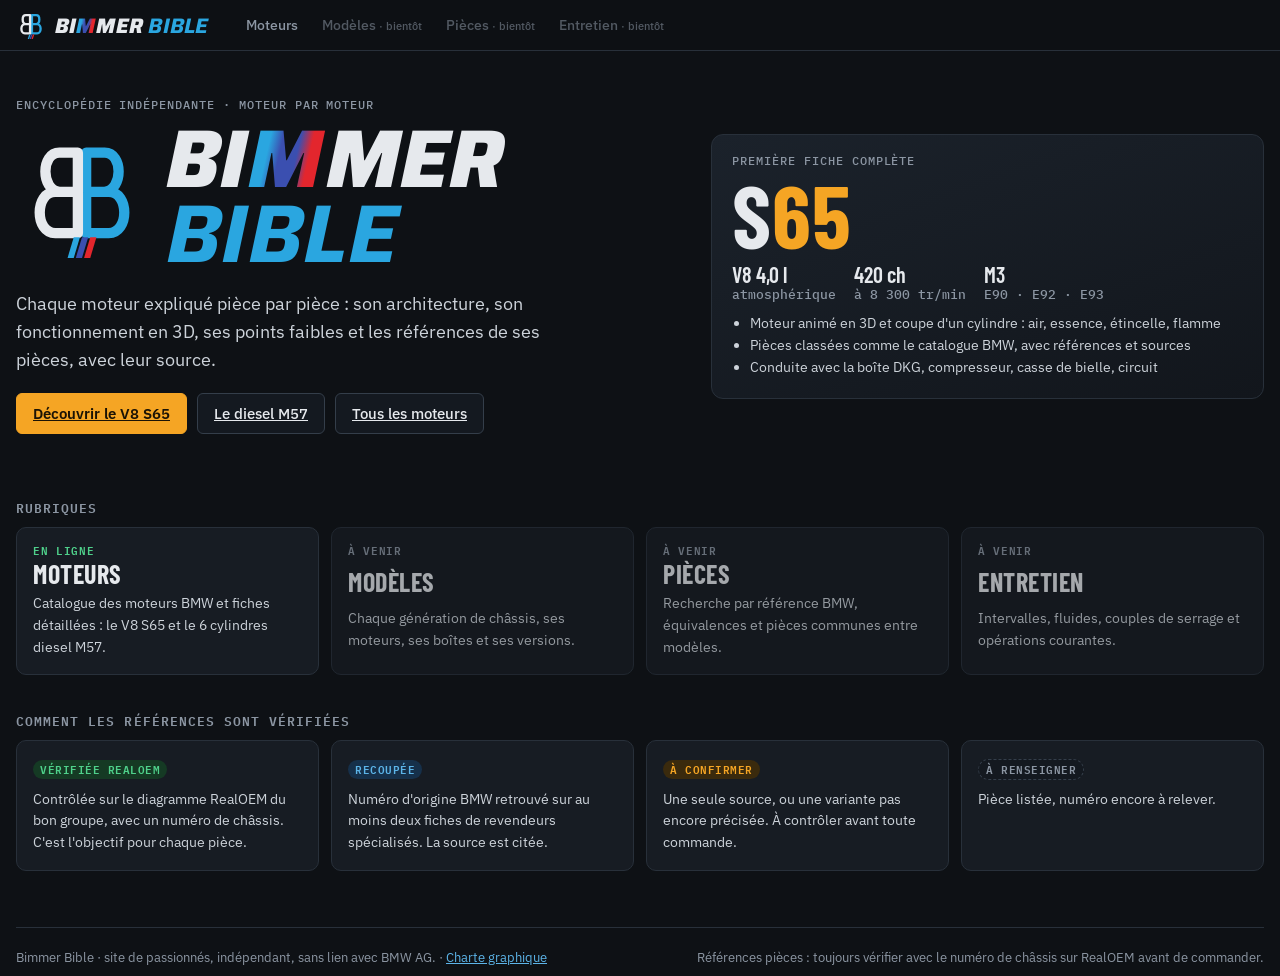
<file: bible-bmw/index.html>
<!doctype html>
<html lang="fr">
<head>
<meta charset="utf-8">
<meta name="viewport" content="width=device-width, initial-scale=1, viewport-fit=cover">
<title>Bimmer Bible</title>
<meta name="description" content="Moteurs, fonctionnement, pièces et références : l'encyclopédie des BMW, moteur par moteur.">
<link rel="preconnect" href="https://fonts.googleapis.com">
<link rel="preconnect" href="https://fonts.gstatic.com" crossorigin>
<link rel="stylesheet" href="https://fonts.googleapis.com/css2?family=Barlow+Condensed:wght@500;600;700&family=IBM+Plex+Mono:wght@400;500&family=IBM+Plex+Sans:wght@400;500;600&family=Saira:ital,wght@1,800&display=swap">
<link rel="icon" href="assets/logo/favicon.svg" type="image/svg+xml">
<link rel="stylesheet" href="assets/site.css">
<style>
.hero{display:grid;grid-template-columns:minmax(0,1.2fr) minmax(0,1fr);gap:32px;align-items:center;padding-block:48px 28px}
.hero h1{font:italic 800 clamp(42px,6.4vw,86px)/.92 var(--f-brand);text-transform:uppercase;letter-spacing:.005em;margin:10px 0 18px;text-wrap:balance}
.hero h1 b{color:var(--m-light)}
.brand-h1{display:flex;align-items:center;gap:18px}
.brand-h1 svg{width:clamp(84px,11vw,132px);height:auto;flex:none;color:var(--fg)}
.hero p{font-size:18px;line-height:1.55;color:#cdd3da;max-width:52ch;margin:0 0 20px}
.hero-cta{display:flex;flex-wrap:wrap;gap:10px}
.btn.lg{font-size:15px;padding:12px 16px}
.hero-card{display:grid;gap:10px;text-decoration:none;color:inherit;background:linear-gradient(160deg,#1b222b,#12161c);border:1px solid var(--line);border-radius:12px;padding:20px;transition:border-color .2s}
.hero-card:hover{border-color:var(--amber)}
.hero-card .code{font:700 88px/.85 var(--f-display);letter-spacing:.01em}
.hero-card .code span{color:var(--amber)}
.hero-card .meta{display:flex;flex-wrap:wrap;gap:6px 18px;font:500 13px var(--f-mono);color:var(--muted)}
.hero-card .meta b{display:block;font:600 22px/1.1 var(--f-display);color:var(--fg)}
.hero-card ul{margin:0;padding-left:18px;color:#cdd3da;font-size:14px}
.rubriques{display:grid;grid-template-columns:repeat(auto-fit,minmax(230px,1fr));gap:12px;margin-top:8px}
.rub{display:grid;gap:6px;text-decoration:none;color:inherit}
.rub h2{margin:0;font:700 26px/1 var(--f-display);text-transform:uppercase;letter-spacing:.02em}
.rub p{margin:0;font-size:14px;color:#cdd3da}
.rub .state{font:600 11px/1 var(--f-mono);letter-spacing:.06em;text-transform:uppercase}
a.rub:hover{border-color:var(--amber)}
.rub.soon{opacity:.7}
.sec-title{font:600 13px/1 var(--f-mono);letter-spacing:.08em;text-transform:uppercase;color:var(--muted);margin:40px 0 12px}
.method{display:grid;grid-template-columns:repeat(auto-fit,minmax(220px,1fr));gap:12px}
.method .card p{font-size:14px;color:#cdd3da;margin:8px 0 0}
@media (max-width: 860px){ .hero{grid-template-columns:minmax(0,1fr);padding-block:28px 12px} }
</style>
</head>
<body>
<header class="site-head"><div class="in">
  <a class="logo" href="index.html" aria-label="Bimmer Bible, accueil"><svg viewBox="0 0 128 128" aria-hidden="true" aria-label="Bimmer Bible : deux B dos à dos formant un livre ouvert, trois rubans marque-page">
  <g fill="none" stroke-width="10" stroke-linejoin="round" stroke-linecap="round">
    <path stroke="#2aa6e0" d="M68 22 V100 M68 22 H86 C104 22 104 58 86 60 H68 M68 60 H90 C110 60 110 100 90 100 H68"/>
    <path stroke="currentColor" d="M60 22 V100 M60 22 H42 C24 22 24 58 42 60 H60 M60 60 H38 C18 60 18 100 38 100 H60"/>
  </g>
  <path d="M56 104 h6 l-6 20 h-6 z" fill="#2aa6e0"/>
  <path d="M64 104 h6 l-6 20 h-6 z" fill="#3b4fb0"/>
  <path d="M72 104 h6 l-6 20 h-6 z" fill="#e3262d"/>
</svg><span>Bi<span class="m-grad">m</span>mer <b>Bible</b></span></a>
  <nav class="nav" aria-label="Rubriques">
    <a href="moteurs/index.html">Moteurs</a>
    <span>Modèles</span><span>Pièces</span><span>Entretien</span>
  </nav>
</div></header>

<main class="wrap">
  <section class="hero">
    <div>
      <div class="eyebrow">Encyclopédie indépendante · moteur par moteur</div>
      <h1 class="brand-h1 brand"><svg viewBox="0 0 128 128" aria-hidden="true" aria-label="Bimmer Bible : deux B dos à dos formant un livre ouvert, trois rubans marque-page">
  <g fill="none" stroke-width="10" stroke-linejoin="round" stroke-linecap="round">
    <path stroke="#2aa6e0" d="M68 22 V100 M68 22 H86 C104 22 104 58 86 60 H68 M68 60 H90 C110 60 110 100 90 100 H68"/>
    <path stroke="currentColor" d="M60 22 V100 M60 22 H42 C24 22 24 58 42 60 H60 M60 60 H38 C18 60 18 100 38 100 H60"/>
  </g>
  <path d="M56 104 h6 l-6 20 h-6 z" fill="#2aa6e0"/>
  <path d="M64 104 h6 l-6 20 h-6 z" fill="#3b4fb0"/>
  <path d="M72 104 h6 l-6 20 h-6 z" fill="#e3262d"/>
</svg><span>Bi<span class="m-grad">m</span>mer <b>Bible</b></span></h1>
      <p>Chaque moteur expliqué pièce par pièce : son architecture, son fonctionnement en 3D, ses points faibles et les références de ses pièces, avec leur source.</p>
      <div class="hero-cta">
        <a class="btn solid lg" href="moteurs/s65/index.html">Découvrir le V8 S65</a>
        <a class="btn lg" href="moteurs/m57/index.html">Le diesel M57</a>
        <a class="btn lg" href="moteurs/index.html">Tous les moteurs</a>
      </div>
    </div>
    <a class="hero-card" href="moteurs/s65/index.html">
      <span class="eyebrow">Première fiche complète</span>
      <span class="code">S<span>65</span></span>
      <span class="meta"><span><b>V8 4,0 l</b>atmosphérique</span><span><b>420 ch</b>à 8 300 tr/min</span><span><b>M3</b>E90 · E92 · E93</span></span>
      <ul>
        <li>Moteur animé en 3D et coupe d'un cylindre : air, essence, étincelle, flamme</li>
        <li>Pièces classées comme le catalogue BMW, avec références et sources</li>
        <li>Conduite avec la boîte DKG, compresseur, casse de bielle, circuit</li>
      </ul>
    </a>
  </section>

  <div class="sec-title">Rubriques</div>
  <div class="rubriques">
    <a class="rub card" href="moteurs/index.html"><span class="state" style="color:var(--ok)">En ligne</span><h2>Moteurs</h2><p>Catalogue des moteurs BMW et fiches détaillées : le V8 S65 et le 6 cylindres diesel M57.</p></a>
    <div class="rub card soon"><span class="state" style="color:var(--muted)">À venir</span><h2>Modèles</h2><p>Chaque génération de châssis, ses moteurs, ses boîtes et ses versions.</p></div>
    <div class="rub card soon"><span class="state" style="color:var(--muted)">À venir</span><h2>Pièces</h2><p>Recherche par référence BMW, équivalences et pièces communes entre modèles.</p></div>
    <div class="rub card soon"><span class="state" style="color:var(--muted)">À venir</span><h2>Entretien</h2><p>Intervalles, fluides, couples de serrage et opérations courantes.</p></div>
  </div>

  <div class="sec-title">Comment les références sont vérifiées</div>
  <div class="method">
    <div class="card"><span class="chip-st st-verifiee">Vérifiée RealOEM</span><p>Contrôlée sur le diagramme RealOEM du bon groupe, avec un numéro de châssis. C'est l'objectif pour chaque pièce.</p></div>
    <div class="card"><span class="chip-st st-recoupee">Recoupée</span><p>Numéro d'origine BMW retrouvé sur au moins deux fiches de revendeurs spécialisés. La source est citée.</p></div>
    <div class="card"><span class="chip-st st-a-confirmer">À confirmer</span><p>Une seule source, ou une variante pas encore précisée. À contrôler avant toute commande.</p></div>
    <div class="card"><span class="chip-st st-a-renseigner">À renseigner</span><p>Pièce listée, numéro encore à relever.</p></div>
  </div>
</main>

<footer class="site-foot"><div class="in">
  <span>Bimmer Bible · site de passionnés, indépendant, sans lien avec BMW AG. · <a href="identite.html">Charte graphique</a></span>
  <span>Références pièces : toujours vérifier avec le numéro de châssis sur RealOEM avant de commander.</span>
</div></footer>
</body>
</html>
</file>
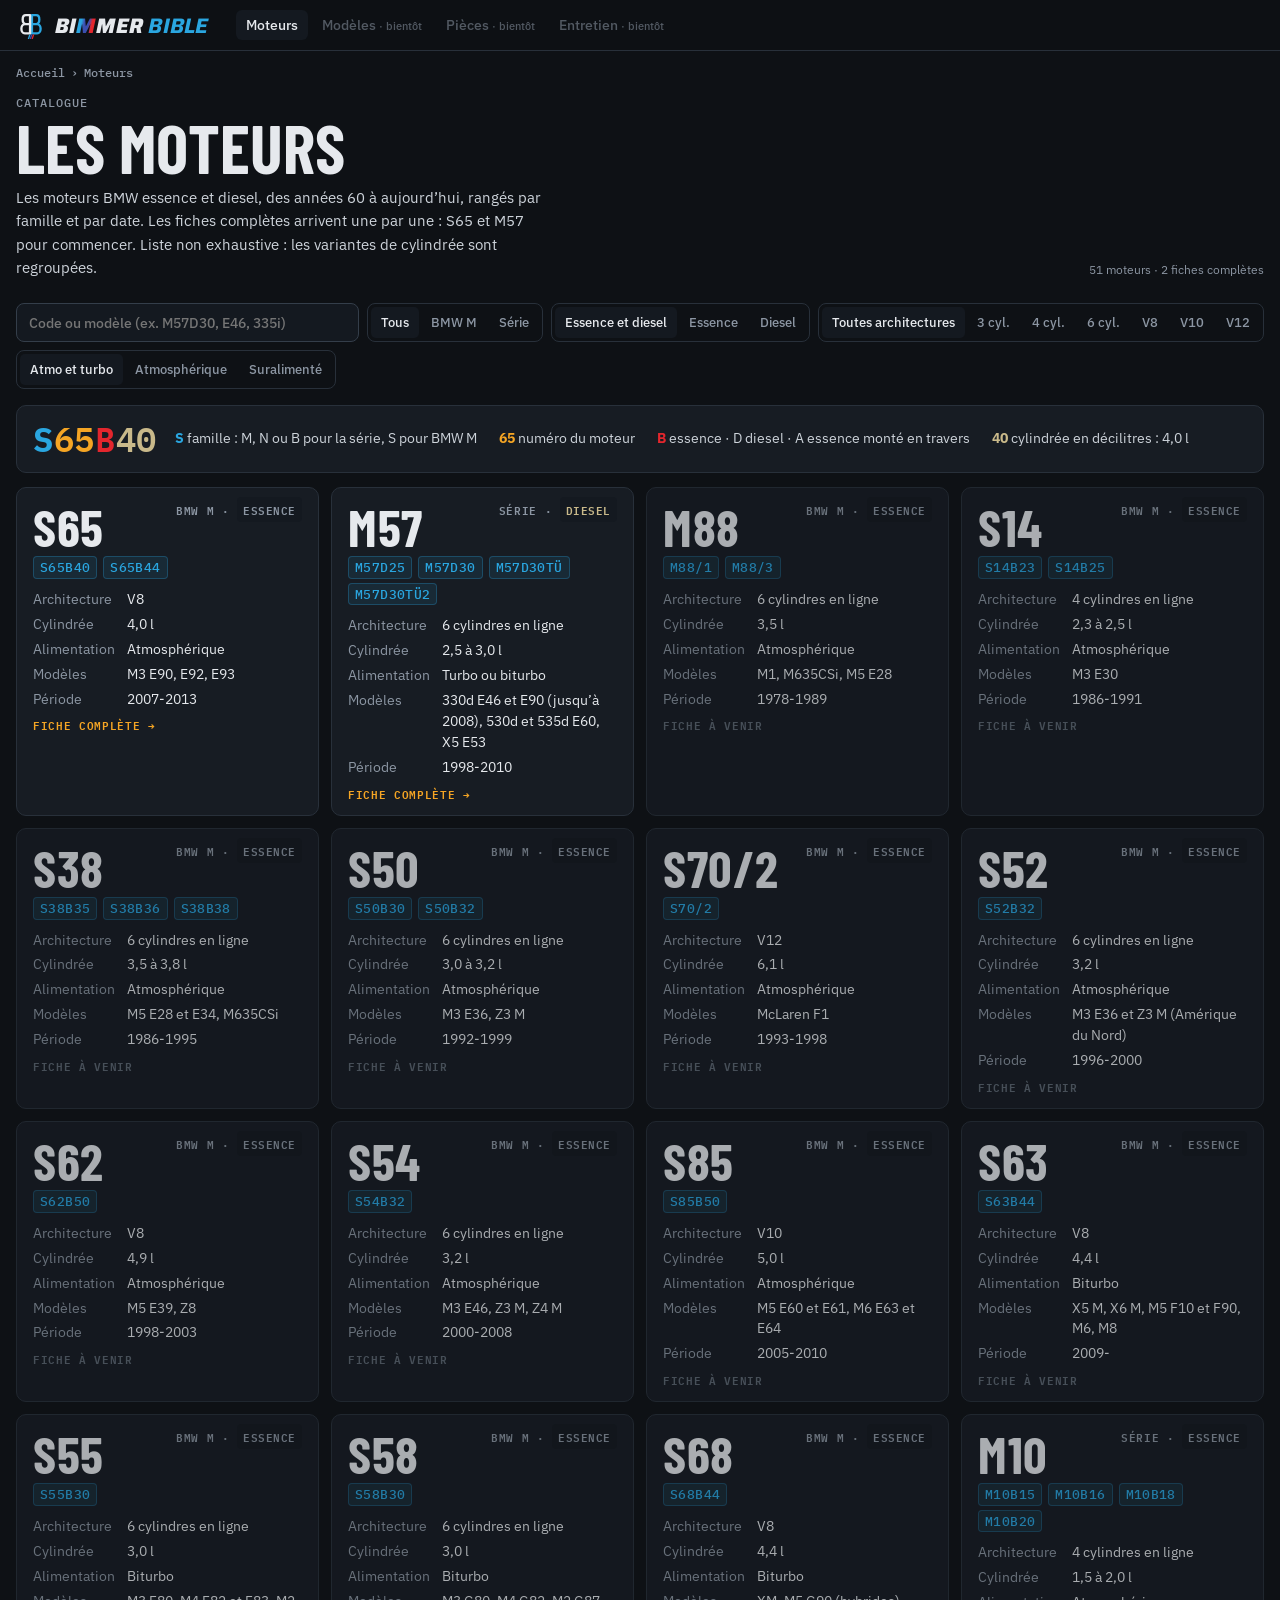
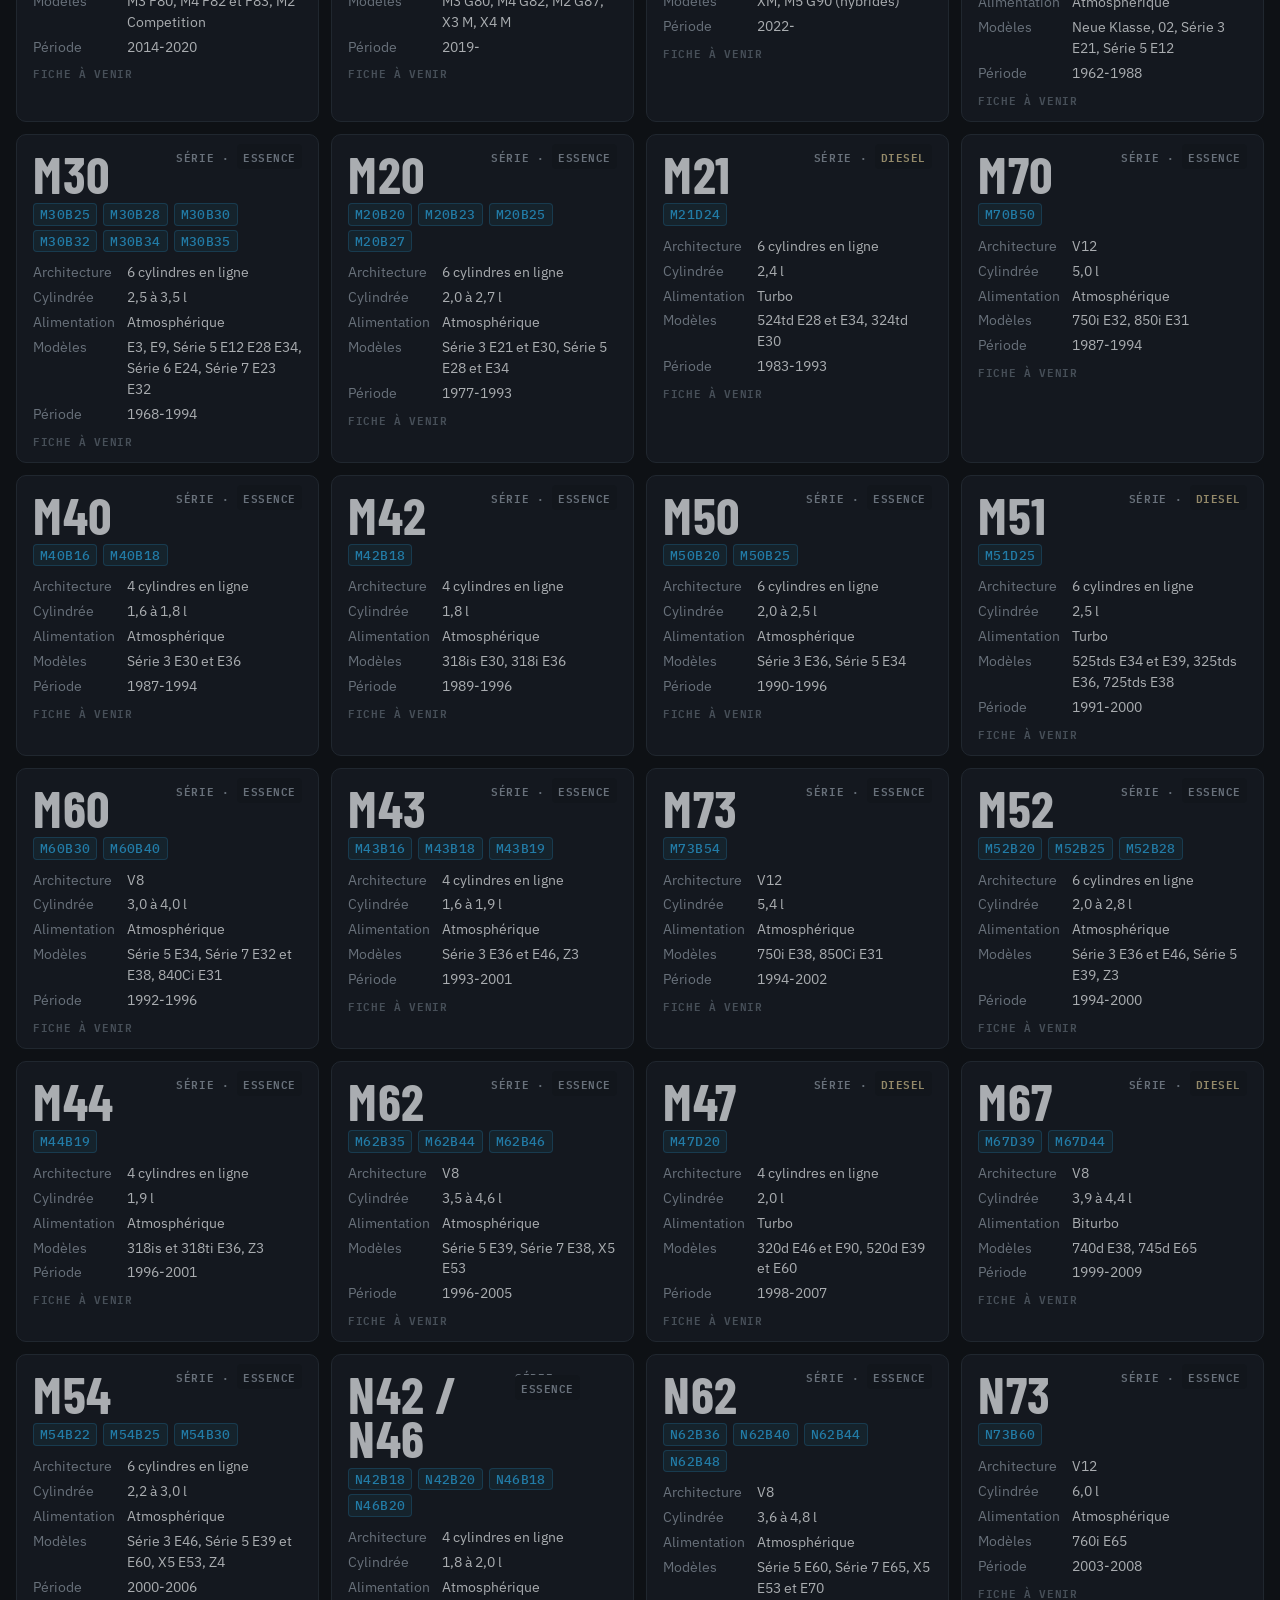
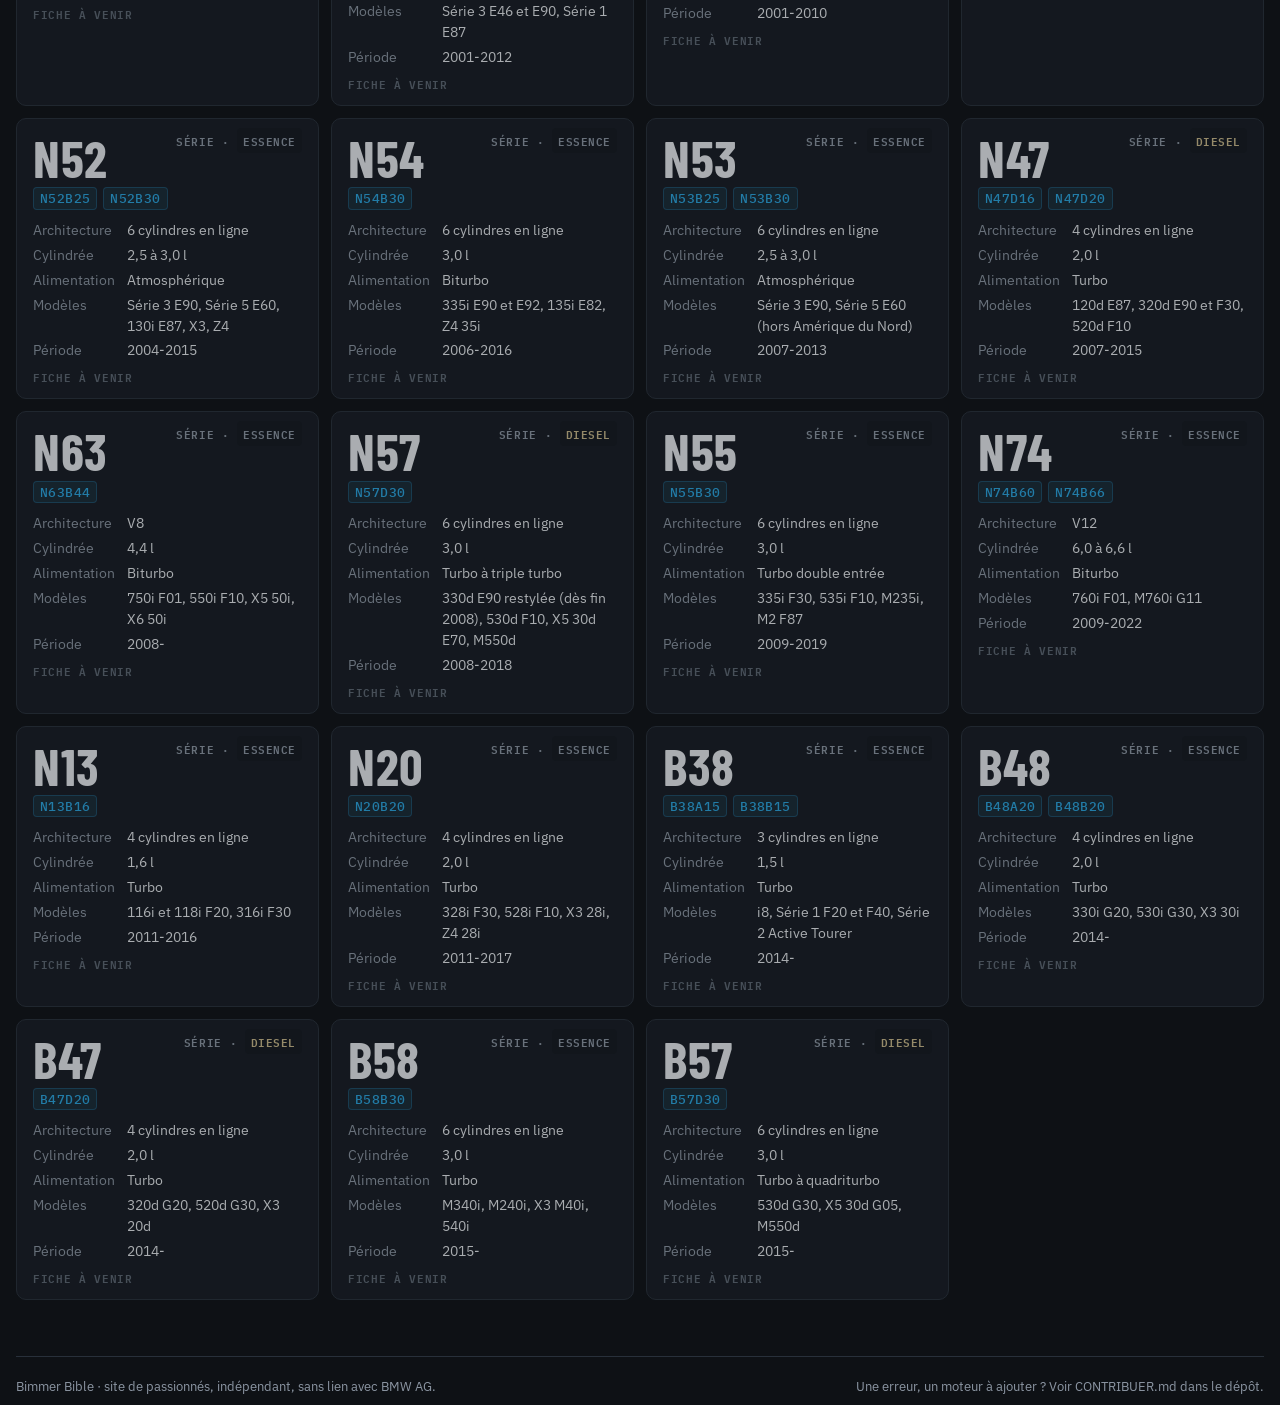
<file: bible-bmw/moteurs/index.html>
<!doctype html>
<html lang="fr">
<head>
<meta charset="utf-8">
<meta name="viewport" content="width=device-width, initial-scale=1, viewport-fit=cover">
<title>Moteurs · Bimmer Bible</title>
<meta name="description" content="Catalogue des moteurs BMW : M, série, atmosphériques et turbo.">
<link rel="preconnect" href="https://fonts.googleapis.com">
<link rel="preconnect" href="https://fonts.gstatic.com" crossorigin>
<link rel="stylesheet" href="https://fonts.googleapis.com/css2?family=Barlow+Condensed:wght@500;600;700&family=IBM+Plex+Mono:wght@400;500&family=IBM+Plex+Sans:wght@400;500;600&family=Saira:ital,wght@1,800&display=swap">
<link rel="icon" href="../assets/logo/favicon.svg" type="image/svg+xml">
<link rel="stylesheet" href="../assets/site.css">
<style>
.cat-head{display:flex;flex-wrap:wrap;justify-content:space-between;align-items:flex-end;gap:12px 24px;padding-block:18px 8px}
.cat-head h1{font:700 clamp(40px,6vw,68px)/.9 var(--f-display);text-transform:uppercase;margin:8px 0 0}
.cat-head p{margin:8px 0 0;color:#cdd3da;max-width:60ch}
.filters{display:flex;flex-wrap:wrap;gap:8px;margin:16px 0}
.filters .seg{display:flex;gap:2px;background:var(--bg);border:1px solid var(--line);border-radius:8px;padding:3px}
.fbtn{appearance:none;border:0;background:none;color:var(--muted);font:500 13px var(--f-body);padding:7px 10px;border-radius:5px;cursor:pointer}
.fbtn[aria-pressed="true"]{background:var(--bg-2);color:var(--fg)}
.fbtn:focus-visible{outline:2px solid var(--air)}
.qsearch{flex:1 1 240px;min-width:0;background:var(--bg-2);color:var(--fg);border:1px solid var(--line-2);border-radius:8px;font:500 14px var(--f-body);padding:9px 12px}
.eng .fuel{font:600 10.5px/1 var(--f-mono);letter-spacing:.05em;text-transform:uppercase;padding:3px 6px;border-radius:4px;background:var(--bg-2);color:var(--muted)}
.eng .fuel.d{color:#c9b98a}
.grid{display:grid;grid-template-columns:repeat(auto-fill,minmax(260px,1fr));gap:12px}
.eng{display:grid;gap:10px;align-content:start;text-decoration:none;color:inherit}
a.eng:hover{border-color:var(--amber)}
.eng .top{display:flex;justify-content:space-between;align-items:flex-start;gap:8px}
.eng .code{font:700 52px/.85 var(--f-display);letter-spacing:.01em}
.eng .full{display:flex;flex-wrap:wrap;gap:4px 6px;margin-top:-2px}
.eng .full span{font:500 12.5px/1 var(--f-mono);letter-spacing:.03em;color:var(--m-light);background:rgba(42,166,224,.1);border:1px solid rgba(42,166,224,.28);border-radius:4px;padding:4px 6px}
.howto{display:grid;grid-template-columns:auto minmax(0,1fr);gap:14px 18px;align-items:center;margin:4px 0 14px}
.howto .ex{font:600 34px/1 var(--f-mono);letter-spacing:.02em;white-space:nowrap}
.howto .ex b{color:var(--m-light)} .howto .ex i{font-style:normal;color:var(--amber)} .howto .ex u{text-decoration:none;color:var(--m-red)} .howto .ex em{font-style:normal;color:#c9b98a}
.howto ul{margin:0;padding:0;list-style:none;display:flex;flex-wrap:wrap;gap:6px 22px;font-size:14px;color:#cdd3da}
.howto li b{color:var(--fg)}
@media (max-width: 640px){ .howto{grid-template-columns:minmax(0,1fr)} }
.eng.m .code{color:var(--fg)}
.eng .fam{font:600 11px/1 var(--f-mono);letter-spacing:.06em;text-transform:uppercase;color:var(--muted)}
.eng dl{display:grid;grid-template-columns:auto 1fr;gap:4px 12px;margin:0;font-size:13.5px}
.eng dt{color:var(--muted)} .eng dd{margin:0}
.eng .state{font:600 11px/1 var(--f-mono);letter-spacing:.06em;text-transform:uppercase}
.eng .state.on{color:var(--amber)} .eng .state.off{color:var(--dim)}
.eng.soon{opacity:.72}
</style>
</head>
<body>
<header class="site-head"><div class="in">
  <a class="logo" href="../index.html" aria-label="Bimmer Bible, accueil"><svg viewBox="0 0 128 128" aria-hidden="true" aria-label="Bimmer Bible : deux B dos à dos formant un livre ouvert, trois rubans marque-page">
  <g fill="none" stroke-width="10" stroke-linejoin="round" stroke-linecap="round">
    <path stroke="#2aa6e0" d="M68 22 V100 M68 22 H86 C104 22 104 58 86 60 H68 M68 60 H90 C110 60 110 100 90 100 H68"/>
    <path stroke="currentColor" d="M60 22 V100 M60 22 H42 C24 22 24 58 42 60 H60 M60 60 H38 C18 60 18 100 38 100 H60"/>
  </g>
  <path d="M56 104 h6 l-6 20 h-6 z" fill="#2aa6e0"/>
  <path d="M64 104 h6 l-6 20 h-6 z" fill="#3b4fb0"/>
  <path d="M72 104 h6 l-6 20 h-6 z" fill="#e3262d"/>
</svg><span>Bi<span class="m-grad">m</span>mer <b>Bible</b></span></a>
  <nav class="nav" aria-label="Rubriques">
    <a href="index.html" aria-current="page">Moteurs</a>
    <span>Modèles</span><span>Pièces</span><span>Entretien</span>
  </nav>
</div></header>

<main class="wrap">
  <nav class="crumbs" aria-label="Fil d'Ariane"><a href="../index.html">Accueil</a><span>›</span><span>Moteurs</span></nav>
  <div class="cat-head">
    <div>
      <div class="eyebrow">Catalogue</div>
      <h1>Les moteurs</h1>
      <p>Les moteurs BMW essence et diesel, des années 60 à aujourd’hui, rangés par famille et par date. Les fiches complètes arrivent une par une : S65 et M57 pour commencer. Liste non exhaustive : les variantes de cylindrée sont regroupées.</p>
    </div>
    <div class="hint" id="count"></div>
  </div>
  <div class="filters" role="group" aria-label="Filtres">
    <input type="search" id="q" class="qsearch" placeholder="Code ou modèle (ex. M57D30, E46, 335i)" aria-label="Chercher un moteur par code ou par modèle">
    <div class="seg" data-f="famille">
      <button class="fbtn" data-v="" aria-pressed="true">Tous</button><button class="fbtn" data-v="M" aria-pressed="false">BMW M</button><button class="fbtn" data-v="Série" aria-pressed="false">Série</button>
    </div>
    <div class="seg" data-f="carburant">
      <button class="fbtn" data-v="" aria-pressed="true">Essence et diesel</button><button class="fbtn" data-v="Essence" aria-pressed="false">Essence</button><button class="fbtn" data-v="Diesel" aria-pressed="false">Diesel</button>
    </div>
    <div class="seg" data-f="archi">
      <button class="fbtn" data-v="" aria-pressed="true">Toutes architectures</button><button class="fbtn" data-v="3" aria-pressed="false">3 cyl.</button><button class="fbtn" data-v="4" aria-pressed="false">4 cyl.</button><button class="fbtn" data-v="6" aria-pressed="false">6 cyl.</button><button class="fbtn" data-v="8" aria-pressed="false">V8</button><button class="fbtn" data-v="10" aria-pressed="false">V10</button><button class="fbtn" data-v="12" aria-pressed="false">V12</button>
    </div>
    <div class="seg" data-f="aspi">
      <button class="fbtn" data-v="" aria-pressed="true">Atmo et turbo</button><button class="fbtn" data-v="atmo" aria-pressed="false">Atmosphérique</button><button class="fbtn" data-v="turbo" aria-pressed="false">Suralimenté</button>
    </div>
  </div>
  <div class="howto card" aria-label="Lire un code moteur">
    <div class="ex" aria-hidden="true"><b>S</b><i>65</i><u>B</u><em>40</em></div>
    <ul>
      <li><b style="color:var(--m-light)">S</b> famille : M, N ou B pour la série, S pour BMW M</li>
      <li><b style="color:var(--amber)">65</b> numéro du moteur</li>
      <li><b style="color:var(--m-red)">B</b> essence · D diesel · A essence monté en travers</li>
      <li><b style="color:#c9b98a">40</b> cylindrée en décilitres : 4,0 l</li>
    </ul>
  </div>
  <div class="grid" id="grid"></div>
</main>

<footer class="site-foot"><div class="in">
  <span>Bimmer Bible · site de passionnés, indépendant, sans lien avec BMW AG.</span>
  <span>Une erreur, un moteur à ajouter ? Voir CONTRIBUER.md dans le dépôt.</span>
</div></footer>

<script src="../data/moteurs.js"></script>
<script>
(() => {
  const M = (window.BIBLE && window.BIBLE.moteurs) || [];
  const f = { famille: '', carburant: '', archi: '', aspi: '' };
  const esc = t => String(t).replace(/[&<>"]/g, c => ({ '&': '&amp;', '<': '&lt;', '>': '&gt;', '"': '&quot;' }[c]));
  function render(){
    const q = document.getElementById('q').value.trim().toLowerCase();
    const list = M.filter(m => (!f.famille || m.famille === f.famille) && (!f.carburant || m.carburant === f.carburant) && (!f.archi || String(m.cyl) === f.archi)
      && (!f.aspi || (f.aspi === 'atmo' ? m.aspiration === 'Atmosphérique' : m.aspiration !== 'Atmosphérique'))
      && (!q || (m.code + ' ' + (m.codes || []).join(' ') + ' ' + m.modeles).toLowerCase().includes(q)));
    list.sort((a, b) => (b.fiche ? 1 : 0) - (a.fiche ? 1 : 0) || (a.famille === b.famille ? 0 : a.famille === 'M' ? -1 : 1) || a.debut - b.debut);
    document.getElementById('grid').innerHTML = list.map(m => {
      const inner = `<div class="top"><span class="code">${esc(m.code)}</span><span class="fam">${m.famille === 'M' ? 'BMW M' : 'Série'} · <span class="fuel ${m.carburant === 'Diesel' ? 'd' : ''}">${esc(m.carburant)}</span></span></div>
        <div class="full" aria-label="Codes moteur complets">${(m.codes || []).map(c => `<span>${esc(c)}</span>`).join('')}</div>
        <dl><dt>Architecture</dt><dd>${esc(m.archi)}</dd><dt>Cylindrée</dt><dd>${esc(m.cylindree)}</dd><dt>Alimentation</dt><dd>${esc(m.aspiration)}</dd>
        <dt>Modèles</dt><dd>${esc(m.modeles)}</dd><dt>Période</dt><dd>${esc(m.periode)}</dd></dl>
        <span class="state ${m.fiche ? 'on' : 'off'}">${m.fiche ? 'Fiche complète →' : 'Fiche à venir'}</span>`;
      return m.fiche ? `<a class="eng card ${m.famille === 'M' ? 'm' : ''}" href="${m.fiche}">${inner}</a>` : `<div class="eng card soon">${inner}</div>`;
    }).join('') || '<p class="hint">Aucun moteur ne correspond à ces filtres.</p>';
    const nFiche = M.filter(m => m.fiche).length;
    document.getElementById('count').textContent = `${list.length} moteur${list.length > 1 ? 's' : ''} · ${nFiche} fiche${nFiche > 1 ? 's' : ''} complète${nFiche > 1 ? 's' : ''}`;
  }
  document.querySelectorAll('.seg').forEach(seg => seg.addEventListener('click', e => {
    const b = e.target.closest('.fbtn'); if (!b) return;
    seg.querySelectorAll('.fbtn').forEach(x => x.setAttribute('aria-pressed', String(x === b)));
    f[seg.dataset.f] = b.dataset.v; render();
  }));
  document.getElementById('q').addEventListener('input', render);
  render();
})();
</script>
</body>
</html>
</file>
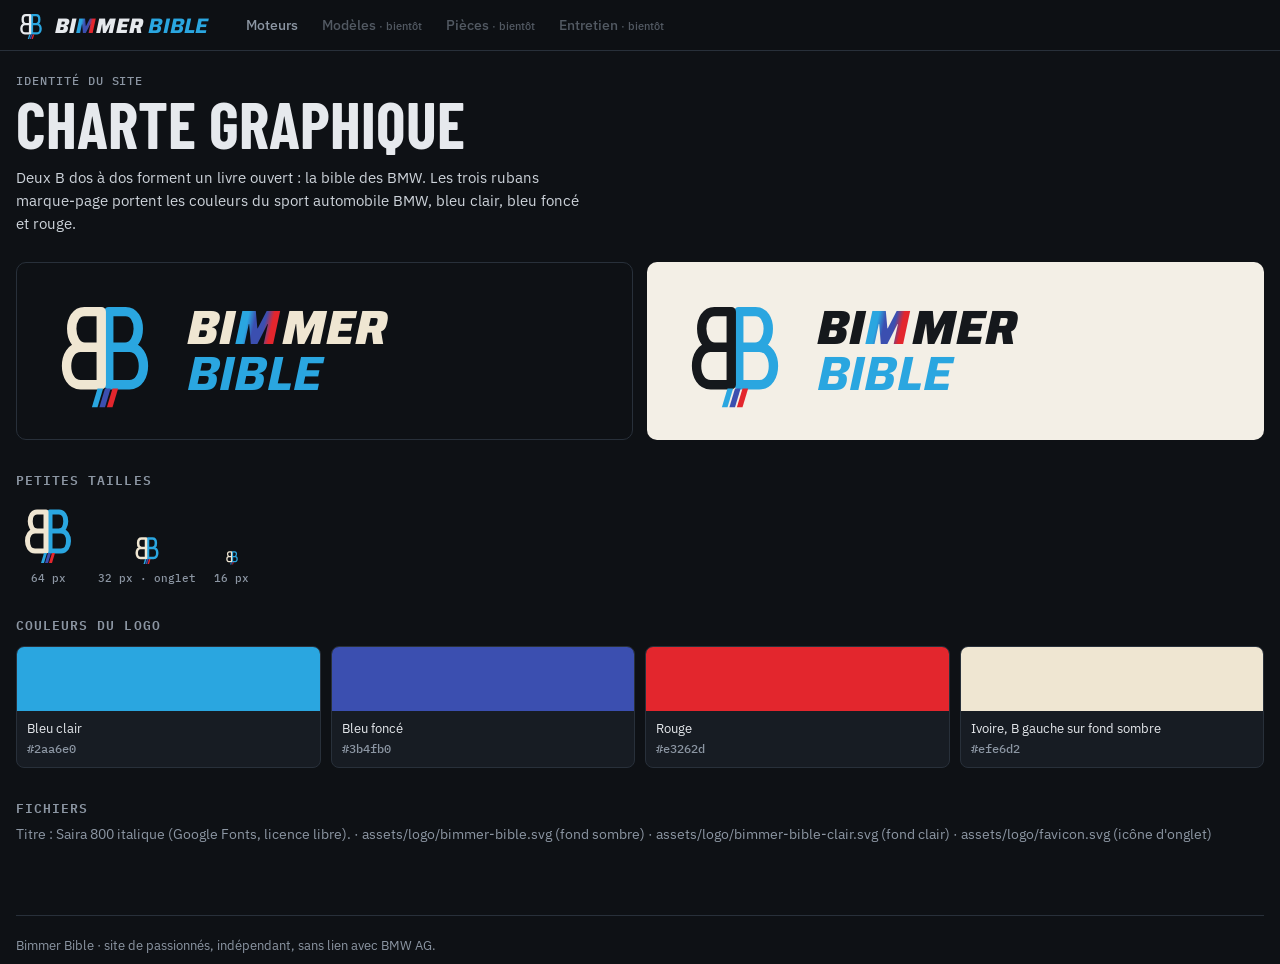
<file: bible-bmw/identite.html>
<!doctype html>
<html lang="fr">
<head>
<meta charset="utf-8">
<meta name="viewport" content="width=device-width, initial-scale=1, viewport-fit=cover">
<title>Charte graphique · Bimmer Bible</title>
<link rel="preconnect" href="https://fonts.googleapis.com">
<link rel="preconnect" href="https://fonts.gstatic.com" crossorigin>
<link rel="stylesheet" href="https://fonts.googleapis.com/css2?family=Barlow+Condensed:wght@500;600;700&family=IBM+Plex+Mono:wght@400;500&family=IBM+Plex+Sans:wght@400;500;600&family=Saira:ital,wght@1,800&display=swap">
<link rel="icon" href="assets/logo/favicon.svg" type="image/svg+xml">
<link rel="stylesheet" href="assets/site.css">
<style>
.ch-head{padding-block:24px 8px}
.ch-head h1{font:700 clamp(38px,6vw,64px)/.92 var(--f-display);text-transform:uppercase;margin:8px 0 12px}
.ch-head p{color:#cdd3da;max-width:64ch;margin:0}
.boards{display:grid;grid-template-columns:repeat(auto-fit,minmax(320px,1fr));gap:14px;margin-top:18px}
.board{border-radius:10px;display:flex;align-items:center;gap:22px;padding:28px}
.board.dark{background:var(--bg);color:#efe6d2;border:1px solid var(--line)}
.board.light{background:#f3efe6;color:#15181c}
.board svg{width:120px;height:120px;flex:none}
.word{font:italic 800 48px/.95 var(--f-brand);letter-spacing:.005em;text-transform:uppercase}
.word b{color:var(--m-light)}
.sizes{display:flex;flex-wrap:wrap;gap:18px;align-items:flex-end;margin-top:14px}
.sizes figure{margin:0;display:grid;justify-items:center;gap:6px;font:500 11px var(--f-mono);color:var(--muted)}
.sizes svg{color:#efe6d2}
.swatches{display:grid;grid-template-columns:repeat(auto-fit,minmax(150px,1fr));gap:10px;margin-top:14px}
.sw{border:1px solid var(--line);border-radius:8px;overflow:hidden;background:var(--panel)}
.sw i{display:block;height:64px}
.sw div{padding:8px 10px;font-size:13px}
.sw code{font:500 12px var(--f-mono);color:var(--muted)}
.sec{font:600 13px/1 var(--f-mono);letter-spacing:.08em;text-transform:uppercase;color:var(--muted);margin:34px 0 0}
</style>
</head>
<body>
<header class="site-head"><div class="in">
  <a class="logo" href="index.html" aria-label="Bimmer Bible, accueil"><svg viewBox="0 0 128 128" aria-hidden="true" aria-label="Bimmer Bible : deux B dos à dos formant un livre ouvert, trois rubans marque-page">
  <g fill="none" stroke-width="10" stroke-linejoin="round" stroke-linecap="round">
    <path stroke="#2aa6e0" d="M68 22 V100 M68 22 H86 C104 22 104 58 86 60 H68 M68 60 H90 C110 60 110 100 90 100 H68"/>
    <path stroke="currentColor" d="M60 22 V100 M60 22 H42 C24 22 24 58 42 60 H60 M60 60 H38 C18 60 18 100 38 100 H60"/>
  </g>
  <path d="M56 104 h6 l-6 20 h-6 z" fill="#2aa6e0"/>
  <path d="M64 104 h6 l-6 20 h-6 z" fill="#3b4fb0"/>
  <path d="M72 104 h6 l-6 20 h-6 z" fill="#e3262d"/>
</svg><span>Bi<span class="m-grad">m</span>mer <b>Bible</b></span></a>
  <nav class="nav" aria-label="Rubriques"><a href="moteurs/index.html">Moteurs</a><span>Modèles</span><span>Pièces</span><span>Entretien</span></nav>
</div></header>
<main class="wrap">
  <div class="ch-head">
    <div class="eyebrow">Identité du site</div>
    <h1>Charte graphique</h1>
    <p>Deux B dos à dos forment un livre ouvert : la bible des BMW. Les trois rubans marque‑page portent les couleurs du sport automobile BMW, bleu clair, bleu foncé et rouge.</p>
  </div>
  <div class="boards">
    <div class="board dark"><svg viewBox="0 0 128 128" role="img" aria-label="Bimmer Bible : deux B dos à dos formant un livre ouvert, trois rubans marque-page">
  <g fill="none" stroke-width="10" stroke-linejoin="round" stroke-linecap="round">
    <path stroke="#2aa6e0" d="M68 22 V100 M68 22 H86 C104 22 104 58 86 60 H68 M68 60 H90 C110 60 110 100 90 100 H68"/>
    <path stroke="currentColor" d="M60 22 V100 M60 22 H42 C24 22 24 58 42 60 H60 M60 60 H38 C18 60 18 100 38 100 H60"/>
  </g>
  <path d="M56 104 h6 l-6 20 h-6 z" fill="#2aa6e0"/>
  <path d="M64 104 h6 l-6 20 h-6 z" fill="#3b4fb0"/>
  <path d="M72 104 h6 l-6 20 h-6 z" fill="#e3262d"/>
</svg><span class="word">Bi<span class="m-grad">m</span>mer<br><b>Bible</b></span></div>
    <div class="board light"><svg viewBox="0 0 128 128" role="img" aria-label="Bimmer Bible : deux B dos à dos formant un livre ouvert, trois rubans marque-page">
  <g fill="none" stroke-width="10" stroke-linejoin="round" stroke-linecap="round">
    <path stroke="#2aa6e0" d="M68 22 V100 M68 22 H86 C104 22 104 58 86 60 H68 M68 60 H90 C110 60 110 100 90 100 H68"/>
    <path stroke="currentColor" d="M60 22 V100 M60 22 H42 C24 22 24 58 42 60 H60 M60 60 H38 C18 60 18 100 38 100 H60"/>
  </g>
  <path d="M56 104 h6 l-6 20 h-6 z" fill="#2aa6e0"/>
  <path d="M64 104 h6 l-6 20 h-6 z" fill="#3b4fb0"/>
  <path d="M72 104 h6 l-6 20 h-6 z" fill="#e3262d"/>
</svg><span class="word">Bi<span class="m-grad">m</span>mer<br><b>Bible</b></span></div>
  </div>
  <div class="sec">Petites tailles</div>
  <div class="sizes"><figure><svg viewBox="0 0 128 128" width="64" height="64" role="img" aria-label="Bimmer Bible : deux B dos à dos formant un livre ouvert, trois rubans marque-page">
  <g fill="none" stroke-width="10" stroke-linejoin="round" stroke-linecap="round">
    <path stroke="#2aa6e0" d="M68 22 V100 M68 22 H86 C104 22 104 58 86 60 H68 M68 60 H90 C110 60 110 100 90 100 H68"/>
    <path stroke="currentColor" d="M60 22 V100 M60 22 H42 C24 22 24 58 42 60 H60 M60 60 H38 C18 60 18 100 38 100 H60"/>
  </g>
  <path d="M56 104 h6 l-6 20 h-6 z" fill="#2aa6e0"/>
  <path d="M64 104 h6 l-6 20 h-6 z" fill="#3b4fb0"/>
  <path d="M72 104 h6 l-6 20 h-6 z" fill="#e3262d"/>
</svg><figcaption>64 px</figcaption></figure><figure><svg viewBox="0 0 128 128" width="32" height="32" role="img" aria-label="Bimmer Bible : deux B dos à dos formant un livre ouvert, trois rubans marque-page">
  <g fill="none" stroke-width="10" stroke-linejoin="round" stroke-linecap="round">
    <path stroke="#2aa6e0" d="M68 22 V100 M68 22 H86 C104 22 104 58 86 60 H68 M68 60 H90 C110 60 110 100 90 100 H68"/>
    <path stroke="currentColor" d="M60 22 V100 M60 22 H42 C24 22 24 58 42 60 H60 M60 60 H38 C18 60 18 100 38 100 H60"/>
  </g>
  <path d="M56 104 h6 l-6 20 h-6 z" fill="#2aa6e0"/>
  <path d="M64 104 h6 l-6 20 h-6 z" fill="#3b4fb0"/>
  <path d="M72 104 h6 l-6 20 h-6 z" fill="#e3262d"/>
</svg><figcaption>32 px · onglet</figcaption></figure><figure><svg viewBox="0 0 128 128" width="16" height="16" role="img" aria-label="Bimmer Bible : deux B dos à dos formant un livre ouvert, trois rubans marque-page">
  <g fill="none" stroke-width="10" stroke-linejoin="round" stroke-linecap="round">
    <path stroke="#2aa6e0" d="M68 22 V100 M68 22 H86 C104 22 104 58 86 60 H68 M68 60 H90 C110 60 110 100 90 100 H68"/>
    <path stroke="currentColor" d="M60 22 V100 M60 22 H42 C24 22 24 58 42 60 H60 M60 60 H38 C18 60 18 100 38 100 H60"/>
  </g>
  <path d="M56 104 h6 l-6 20 h-6 z" fill="#2aa6e0"/>
  <path d="M64 104 h6 l-6 20 h-6 z" fill="#3b4fb0"/>
  <path d="M72 104 h6 l-6 20 h-6 z" fill="#e3262d"/>
</svg><figcaption>16 px</figcaption></figure></div>
  <div class="sec">Couleurs du logo</div>
  <div class="swatches"><div class="sw"><i style="background:#2aa6e0"></i><div>Bleu clair<br><code>#2aa6e0</code></div></div><div class="sw"><i style="background:#3b4fb0"></i><div>Bleu foncé<br><code>#3b4fb0</code></div></div><div class="sw"><i style="background:#e3262d"></i><div>Rouge<br><code>#e3262d</code></div></div><div class="sw"><i style="background:#efe6d2"></i><div>Ivoire, B gauche sur fond sombre<br><code>#efe6d2</code></div></div></div>
  <div class="sec">Fichiers</div>
  <p class="hint" style="font-size:14px;margin-top:10px">Titre : Saira 800 italique (Google Fonts, licence libre). · assets/logo/bimmer-bible.svg (fond sombre) · assets/logo/bimmer-bible-clair.svg (fond clair) · assets/logo/favicon.svg (icône d'onglet)</p>
</main>
<footer class="site-foot"><div class="in"><span>Bimmer Bible · site de passionnés, indépendant, sans lien avec BMW AG.</span></div></footer>
</body>
</html>
</file>
<file: bible-bmw/assets/site.css>
/* Layout : en-tête du site fixe, contenu sur une colonne large (1440 px), onglets sous le titre de chaque fiche */
:root{
  --bg:#0e1115; --bg-2:#141920; --panel:#171c23; --line:#28303a; --line-2:#343e4a;
  --fg:#e6e9ed; --muted:#8c96a3; --dim:#5d6773;
  --amber:#f5a524; --air:#5cb4e8; --comp:#a58cf0; --exh:#9aa1a9; --red:#ef4444; --ok:#4fd18b;
  --m-light:#2aa6e0; --m-dark:#3b4fb0; --m-red:#e3262d;
  --fuel:#ffd34d; --mix:#6fd3b0; --burnt:#c0573d;
  --f-display:"Barlow Condensed","Arial Narrow",sans-serif;
  --f-body:"IBM Plex Sans",system-ui,-apple-system,sans-serif;
  --f-brand:"Saira","Arial Black",sans-serif;
  --f-mono:"IBM Plex Mono",ui-monospace,SFMono-Regular,Menlo,monospace;
  color-scheme:dark;
}
*{box-sizing:border-box}
html,body{background:var(--bg);color:var(--fg)}
body{margin:0;font:15px/1.55 var(--f-body);padding-inline:16px;padding-block:0 48px}
a{color:var(--air)}
.wrap{max-width:1440px;margin-inline:auto}
body{display:flex;flex-direction:column;min-height:100vh;padding-block:0}
main{flex:1;width:100%}

/* En-tête du site */
.site-head{position:sticky;top:env(safe-area-inset-top,0px);z-index:20;margin-inline:-16px;padding:10px 16px;background:rgba(14,17,21,.92);
  backdrop-filter:blur(8px);border-bottom:1px solid var(--line)}
.site-head .in{max-width:1440px;margin-inline:auto;display:flex;align-items:center;gap:10px 28px;flex-wrap:wrap}
.logo{font:italic 800 21px/1 var(--f-brand);text-transform:uppercase;letter-spacing:.01em;color:var(--fg);text-decoration:none;display:flex;align-items:center;gap:9px}
.logo svg{width:30px;height:30px;flex:none}
.logo b{color:var(--m-light)}
.logo small{font:500 10px/1 var(--f-mono);color:var(--muted);letter-spacing:.08em}
.nav{display:flex;flex-wrap:wrap;gap:4px}
.nav a,.nav span{font:500 14px/1 var(--f-body);color:var(--muted);text-decoration:none;padding:8px 10px;border-radius:6px}
.nav a:hover{color:var(--fg);background:var(--bg-2)}
.nav a[aria-current="page"]{color:var(--fg);background:var(--bg-2)}
.nav span{opacity:.55;cursor:default}
.nav span::after{content:" · bientôt";font-size:11px}
.crumbs{font:500 12px/1 var(--f-mono);color:var(--muted);padding-block:16px 0;display:flex;gap:6px;flex-wrap:wrap}
.crumbs a{color:var(--muted);text-decoration:none}
.crumbs a:hover{color:var(--fg)}

/* Pied de page */
.site-foot{margin-top:56px;border-top:1px solid var(--line);padding-block:20px 8px;color:var(--muted);font-size:13px}
.site-foot .in{max-width:1440px;margin-inline:auto;display:flex;flex-wrap:wrap;gap:8px 24px;justify-content:space-between}

/* Onglets */
.tabs{display:flex;gap:2px;border-bottom:1px solid var(--line);margin-block:18px 16px;overflow-x:auto;scrollbar-width:none}
.tab{appearance:none;background:none;border:0;border-bottom:2px solid transparent;color:var(--muted);font:600 17px/1 var(--f-display);text-transform:uppercase;
  letter-spacing:.04em;padding:12px 14px 11px;cursor:pointer;white-space:nowrap}
.tab:hover{color:var(--fg)}
.tab[aria-selected="true"]{color:var(--fg);border-bottom-color:var(--amber)}
.tab:focus-visible{outline:2px solid var(--air);outline-offset:-2px}

/* Composants communs */

.btn{appearance:none;border:1px solid var(--line-2);background:var(--bg-2);color:var(--fg);font:500 13px/1 var(--f-body);padding:8px 11px;border-radius:6px;cursor:pointer}
.btn:hover{border-color:var(--muted)}
.btn:focus-visible,input:focus-visible,select:focus-visible{outline:2px solid var(--air);outline-offset:2px}
.btn.on{background:var(--fg);color:var(--bg);border-color:var(--fg)}
.btn.danger{background:#3a1414;border-color:#7f2626;color:#ffb4ae}
.btn.danger:hover{background:#4b1818;border-color:var(--red)}
.btn.solid{background:var(--amber);color:#1b1305;border-color:var(--amber);font-weight:600}
.viewbar .btn{background:rgba(20,25,32,.85);padding:7px 10px;font-size:12px}
.viewbar .btn.on,.lp-steps .btn.on{background:var(--fg);color:var(--bg)}

.pill{display:inline-block;font:600 11px/1 var(--f-mono);letter-spacing:.06em;text-transform:uppercase;padding:4px 7px;border-radius:999px;background:#18301f;color:var(--ok)}
.pill.warn{background:#3a2a0d;color:var(--amber)}
.pill.crit{background:#3d1414;color:#ff8a80}
.tbl-wrap{overflow-x:auto;margin:0 0 14px}
table{border-collapse:collapse;width:100%;font-size:14px}
th,td{text-align:left;padding:7px 10px;border-bottom:1px solid var(--line)}
th{font:500 12px var(--f-mono);letter-spacing:.05em;text-transform:uppercase;color:var(--muted)}
td.n{font-family:var(--f-mono);font-variant-numeric:tabular-nums;white-space:nowrap}
.hint{font-size:12px;color:var(--muted);line-height:1.4}
.chip-st{display:inline-block;font:600 10.5px/1 var(--f-mono);letter-spacing:.05em;text-transform:uppercase;padding:4px 7px;border-radius:999px;white-space:nowrap}
.st-verifiee{background:#153a24;color:var(--ok)}
.st-recoupee{background:#16304a;color:var(--air)}
.st-a-confirmer{background:#3a2a0d;color:var(--amber)}
.st-a-renseigner{background:var(--bg-2);color:var(--muted);border:1px dashed var(--line-2)}
.prose{max-width:760px}
.prose h2{font:700 30px/1.05 var(--f-display);text-transform:uppercase;letter-spacing:.02em;margin:36px 0 12px;text-wrap:balance}
.prose h3{font:600 20px/1.1 var(--f-display);text-transform:uppercase;letter-spacing:.03em;margin:26px 0 8px}
.prose p,.prose li{color:#cdd3da;max-width:65ch}
.prose p{margin:0 0 14px}
.prose ul{padding-left:20px;margin:0 0 14px}
.prose strong{color:var(--fg)}
.card{background:var(--panel);border:1px solid var(--line);border-radius:10px;padding:16px}
.eyebrow{font:500 12px/1 var(--f-mono);letter-spacing:.08em;text-transform:uppercase;color:var(--muted)}
/* Titre du site : Saira 800 italique ; le M porte trois bandes inclinées comme la police */
.brand{font-family:var(--f-brand);font-style:italic;font-weight:800;letter-spacing:.005em}
.m-grad{background:linear-gradient(103deg,var(--m-light) 0 30%,var(--m-dark) 42% 58%,var(--m-red) 70% 100%);
  -webkit-background-clip:text;background-clip:text;color:transparent;-webkit-text-fill-color:transparent;padding-right:.04em}
</file>
